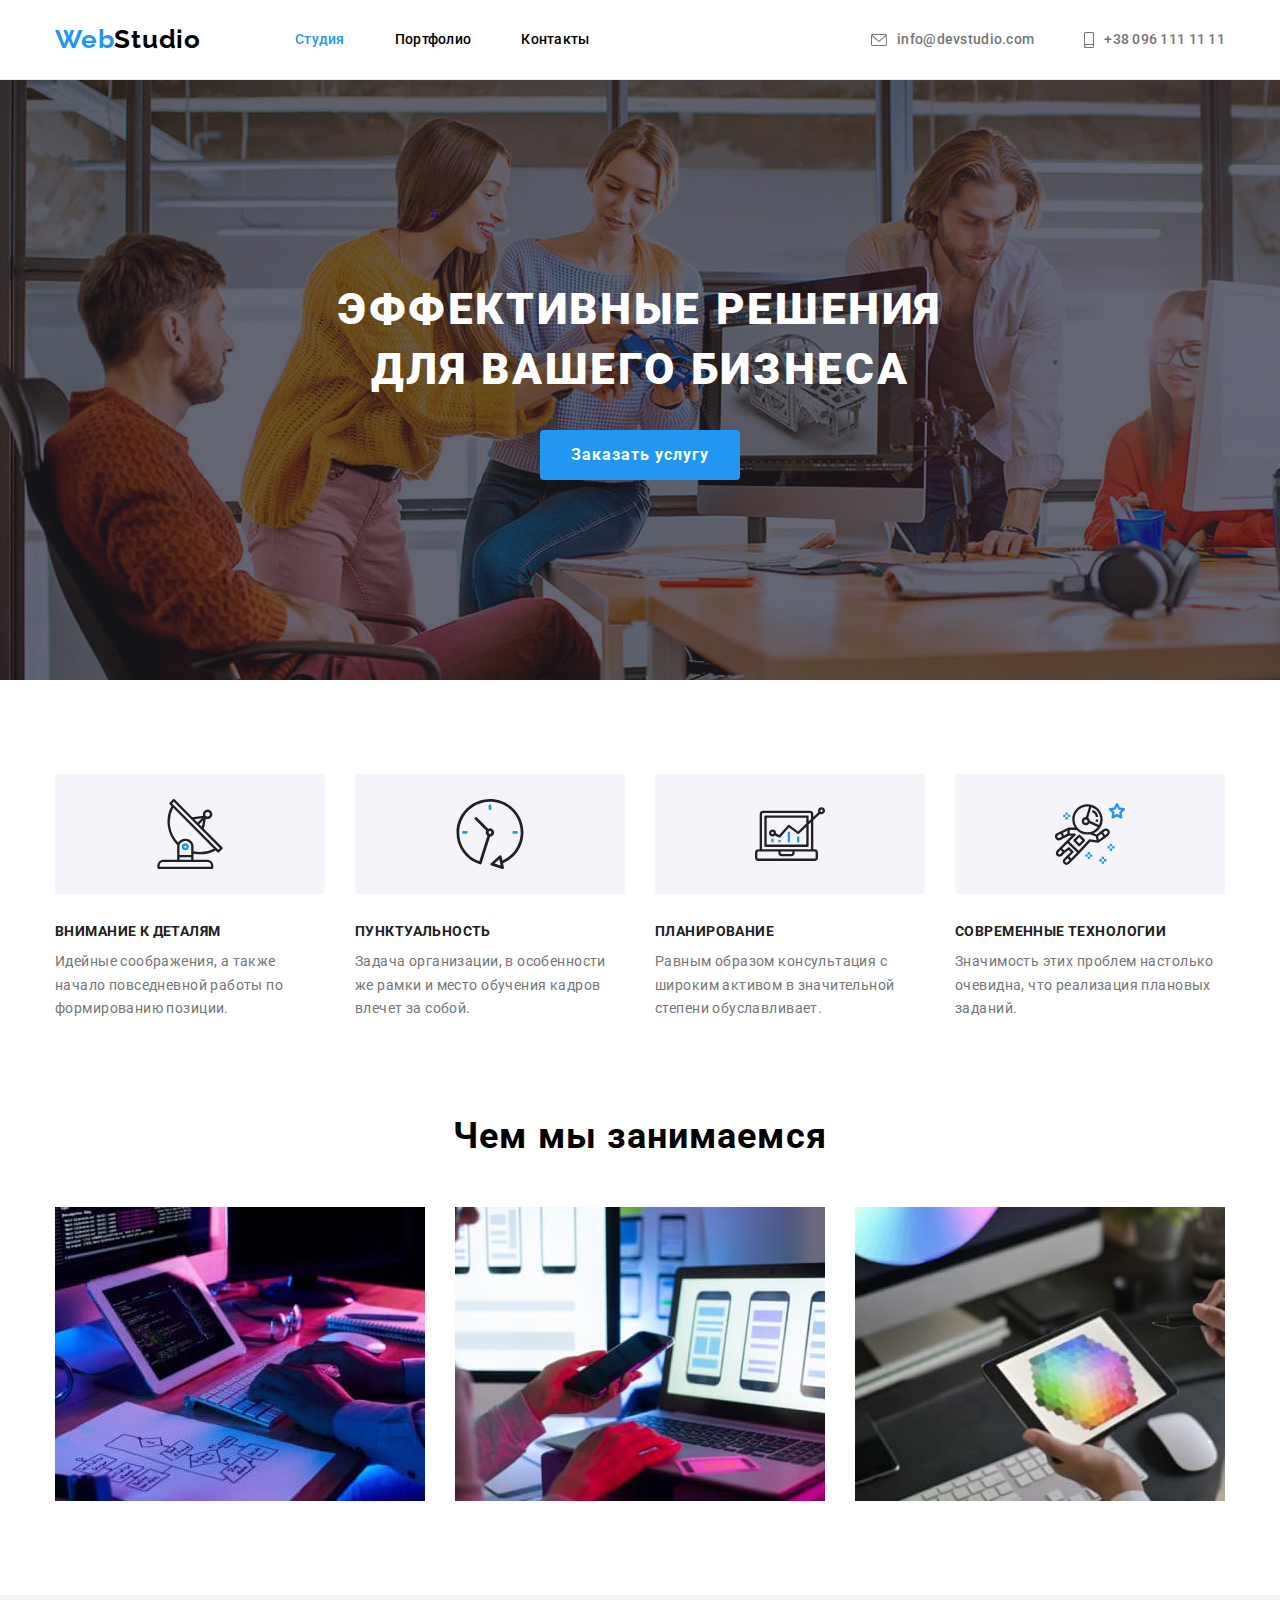
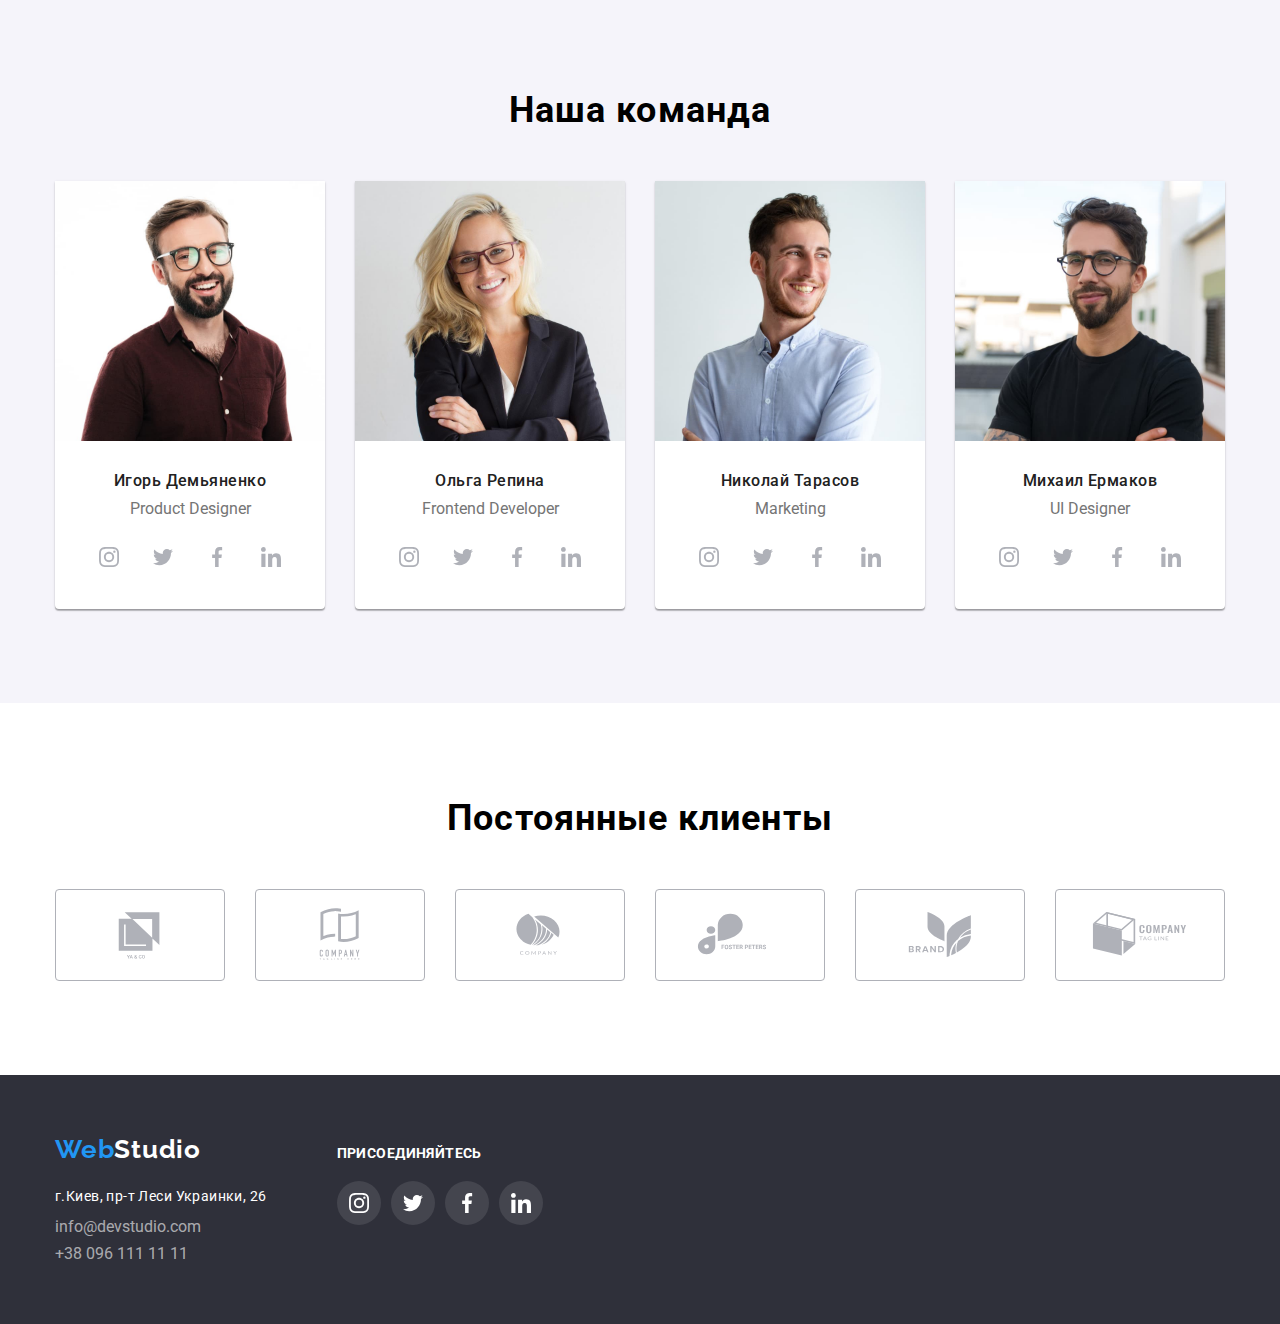
<file: index.html>
<!DOCTYPE html>
<html lang="ru">
  <head>
    <meta charset="UTF-8" />
    <meta http-equiv="X-UA-Compatible" content="IE=edge" />
    <meta name="viewport" content="width=device-width, initial-scale=1.0" />
    <title>WebStudio</title>

    <link
      rel="stylesheet"
      href="https://cdnjs.cloudflare.com/ajax/libs/modern-normalize/1.0.0/modern-normalize.min.css"
    />
    <link rel="stylesheet" href="./css/styles.css" />
    <link rel="preconnect" href="https://fonts.googleapis.com" />
    <link rel="preconnect" href="https://fonts.gstatic.com" crossorigin />
    <link
      href="https://fonts.googleapis.com/css2?family=Raleway:wght@700&family=Roboto:wght@400;500;700;900&display=swap"
      rel="stylesheet"
    />
  </head>
  <body>
    <!--Верхняя линия-->
    <header class="page-header">
      <div class="container header-container">
        <nav class="navigation">
          <a class="logo" href="index.html">Web<span class="logo-black">Studio</span></a>
          <ul class="nav-menu">
            <li class="nav-menu-item">
              <a class="link nav-menu-link current-link" href="index.html">Студия</a>
            </li>
            <li class="nav-menu-item">
              <a class="link nav-menu-link" href="./portfolio.html">Портфолио</a>
            </li>
            <li class="nav-menu-item">
              <a class="link nav-menu-link" href="./contacts.html">Контакты</a>
            </li>
          </ul>
        </nav>
        <ul class="nav-contacts">
          <li class="nav-contacts-link">
            <a class="link email" href="mailto:info@devstudio.com">
              <svg class="icon-email" width="16" height="12">
                <use href="./images/icons/icons.svg#icon-envelope"></use>
              </svg>
              info@devstudio.com</a
            >
          </li>
          <li class="nav-contacts-link">
            <a class="link phone" href="tel:+380961111111">
              <svg class="icon-phone" width="10" height="16">
                <use href="./images/icons/icons.svg#icon-smartphone"></use>
              </svg>
              +38 096 111 11 11</a
            >
          </li>
        </ul>
      </div>
    </header>

    <main>
      <section class="hero">
        <div class="hero-box container">
          <h1 class="hero-title">
            ЭФФЕКТИВНЫЕ РЕШЕНИЯ <br />
            ДЛЯ ВАШЕГО БИЗНЕСА
          </h1>
          <button type="button" class="hero-button">Заказать услугу</button>
        </div>
      </section>

      <!--Особенности-->
      <section class="section features">
        <div class="container">
          <h2 class="visually-hidden" aria-hidden="true" tabindex="-1">Достоинства</h2>

          <ul class="list-features">
            <li class="item-features">
              <div class="icons-area-features">
                <svg class="icon-features" width="70" height="70">
                  <use href="./images/icons/icons.svg#icon-antenna"></use>
                </svg>
              </div>
              <h3 class="title-features-article">Внимание к деталям</h3>
              <p class="text-features">
                Идейные соображения, а также начало повседневной работы по формированию позиции.
              </p>
            </li>
            <li class="item-features">
              <div class="icons-area-features">
                <svg class="icon-features" width="70" height="70">
                  <use href="./images/icons/icons.svg#icon-clock"></use>
                </svg>
              </div>
              <h3 class="title-features-article">Пунктуальность</h3>
              <p class="text-features">
                Задача организации, в особенности же рамки и место обучения кадров влечет за собой.
              </p>
            </li>
            <li class="item-features">
              <div class="icons-area-features">
                <svg class="icon-features" width="70" height="70">
                  <use href="./images/icons/icons.svg#icon-diagram"></use>
                </svg>
              </div>
              <h3 class="title-features-article">Планирование</h3>
              <p class="text-features">
                Равным образом консультация с широким активом в значительной степени обуславливает.
              </p>
            </li>
            <li class="item-features">
              <div class="icons-area-features">
                <svg class="icon-features" width="70" height="70">
                  <use href="./images/icons/icons.svg#icon-astronaut"></use>
                </svg>
              </div>
              <h3 class="title-features-article">Современные технологии</h3>
              <p class="text-features">
                Значимость этих проблем настолько очевидна, что реализация плановых заданий.
              </p>
            </li>
          </ul>
        </div>
      </section>

      <!--Чем мы занимаемся-->
      <section class="section">
        <div class="container">
          <h2 class="title">Чем мы занимаемся</h2>
          <ul class="list-works">
            <li class="item-pic-work">
              <img src="./images/img1.jpg" alt="Web design" width="370" height="294" />
            </li>
            <li class="item-pic-work">
              <img src="./images/img2.jpg" alt="Marketing" width="370" height="294" />
            </li>
            <li class="item-pic-work">
              <img src="./images/img3.jpg" alt="UI/UX design" width="370" height="294" />
            </li>
          </ul>
        </div>
      </section>

      <!--Команда-->
      <section class="section team">
        <div class="container">
          <h2 class="title-team">Наша команда</h2>
          <ul class="list-team">
            <li class="card-team">
              <img
                src="./images/team/product_designer.jpg"
                alt="Product Designer"
                width="270"
                height="260"
              />
              <div class="card-text">
                <h3 class="name-people">Игорь Демьяненко</h3>
                <p>Product Designer</p>
                <ul class="sociallinks-list">
                  <li class="sociallinks-item">
                    <a
                      class="social-links"
                      href="https://www.instagram.com/"
                      target="_blank"
                      rel="noreferrer noopener"
                      aria-label="Instagram"
                    >
                      <svg class="social-icon" width="20" height="20">
                        <use href="./images/icons/icons.svg#icon-instagram"></use>
                      </svg>
                    </a>
                  </li>
                  <li class="sociallinks-item">
                    <a
                      class="social-links"
                      href="https://twitter.com/"
                      target="_blank"
                      rel="noreferrer noopener"
                      aria-label="Twitter"
                    >
                      <svg class="social-icon" width="20" height="20">
                        <use href="./images/icons/icons.svg#icon-twitter"></use>
                      </svg>
                    </a>
                  </li>
                  <li class="sociallinks-item">
                    <a
                      class="social-links"
                      href="https://facebook.com/"
                      target="_blank"
                      rel="noreferrer noopener"
                      aria-label="Facebook"
                    >
                      <svg class="social-icon" width="20" height="20">
                        <use href="./images/icons/icons.svg#icon-facebook"></use>
                      </svg>
                    </a>
                  </li>
                  <li class="sociallinks-item">
                    <a
                      class="social-links"
                      href="https://linkedin.com/"
                      target="_blank"
                      rel="noreferrer noopener"
                      aria-label="LinkedIn"
                    >
                      <svg class="social-icon" width="20" height="20">
                        <use href="./images/icons/icons.svg#icon-linkedin"></use>
                      </svg>
                    </a>
                  </li>
                </ul>
              </div>
            </li>
            <li class="card-team">
              <img
                src="./images/team/frontend_dev.jpg"
                alt="Frontend Developer"
                width="270"
                height="260"
              />
              <div class="card-text">
                <h3 class="name-people">Ольга Репина</h3>
                <p>Frontend Developer</p>
                <ul class="sociallinks-list">
                  <li class="sociallinks-item">
                    <a
                      class="social-links"
                      href="https://www.instagram.com/"
                      target="_blank"
                      rel="noreferrer noopener"
                      aria-label="Instagram"
                    >
                      <svg class="social-icon" width="20" height="20">
                        <use href="./images/icons/icons.svg#icon-instagram"></use>
                      </svg>
                    </a>
                  </li>
                  <li class="sociallinks-item">
                    <a
                      class="social-links"
                      href="https://twitter.com/"
                      target="_blank"
                      rel="noreferrer noopener"
                      aria-label="Twitter"
                    >
                      <svg class="social-icon" width="20" height="20">
                        <use href="./images/icons/icons.svg#icon-twitter"></use>
                      </svg>
                    </a>
                  </li>
                  <li class="sociallinks-item">
                    <a
                      class="social-links"
                      href="https://facebook.com/"
                      target="_blank"
                      rel="noreferrer noopener"
                      aria-label="Facebook"
                    >
                      <svg class="social-icon" width="20" height="20">
                        <use href="./images/icons/icons.svg#icon-facebook"></use>
                      </svg>
                    </a>
                  </li>
                  <li class="sociallinks-item">
                    <a
                      class="social-links"
                      href="https://linkedin.com/"
                      target="_blank"
                      rel="noreferrer noopener"
                      aria-label="LinkedIn"
                    >
                      <svg class="social-icon" width="20" height="20">
                        <use href="./images/icons/icons.svg#icon-linkedin"></use>
                      </svg>
                    </a>
                  </li>
                </ul>
              </div>
            </li>
            <li class="card-team">
              <img src="./images/team/marketing.jpg" alt="Marketing" width="270" height="260" />
              <div class="card-text">
                <h3 class="name-people">Николай Тарасов</h3>
                <p>Marketing</p>
                <ul class="sociallinks-list">
                  <li class="sociallinks-item">
                    <a
                      class="social-links"
                      href="https://www.instagram.com/"
                      target="_blank"
                      rel="noreferrer noopener"
                      aria-label="Instagram"
                    >
                      <svg class="social-icon" width="20" height="20">
                        <use href="./images/icons/icons.svg#icon-instagram"></use>
                      </svg>
                    </a>
                  </li>
                  <li class="sociallinks-item">
                    <a
                      class="social-links"
                      href="https://twitter.com/"
                      target="_blank"
                      rel="noreferrer noopener"
                      aria-label="Twitter"
                    >
                      <svg class="social-icon" width="20" height="20">
                        <use href="./images/icons/icons.svg#icon-twitter"></use>
                      </svg>
                    </a>
                  </li>
                  <li class="sociallinks-item">
                    <a
                      class="social-links"
                      href="https://facebook.com/"
                      target="_blank"
                      rel="noreferrer noopener"
                      aria-label="Facebook"
                    >
                      <svg class="social-icon" width="20" height="20">
                        <use href="./images/icons/icons.svg#icon-facebook"></use>
                      </svg>
                    </a>
                  </li>
                  <li class="sociallinks-item">
                    <a
                      class="social-links"
                      href="https://linkedin.com/"
                      target="_blank"
                      rel="noreferrer noopener"
                      aria-label="LinkedIn"
                    >
                      <svg class="social-icon" width="20" height="20">
                        <use href="./images/icons/icons.svg#icon-linkedin"></use>
                      </svg>
                    </a>
                  </li>
                </ul>
              </div>
            </li>
            <li class="card-team">
              <img src="./images/team/ui_designer.jpg" alt="UI Designer" width="270" height="260" />
              <div class="card-text">
                <h3 class="name-people">Михаил Ермаков</h3>
                <p>UI Designer</p>
                <ul class="sociallinks-list">
                  <li class="sociallinks-item">
                    <a
                      class="social-links"
                      href="https://www.instagram.com/"
                      target="_blank"
                      rel="noreferrer noopener"
                      aria-label="Instagram"
                    >
                      <svg class="social-icon" width="20" height="20">
                        <use href="./images/icons/icons.svg#icon-instagram"></use>
                      </svg>
                    </a>
                  </li>
                  <li class="sociallinks-item">
                    <a
                      class="social-links"
                      href="https://twitter.com/"
                      target="_blank"
                      rel="noreferrer noopener"
                      aria-label="Twitter"
                    >
                      <svg class="social-icon" width="20" height="20">
                        <use href="./images/icons/icons.svg#icon-twitter"></use>
                      </svg>
                    </a>
                  </li>
                  <li class="sociallinks-item">
                    <a
                      class="social-links"
                      href="https://facebook.com/"
                      target="_blank"
                      rel="noreferrer noopener"
                      aria-label="Facebook"
                    >
                      <svg class="social-icon" width="20" height="20">
                        <use href="./images/icons/icons.svg#icon-facebook"></use>
                      </svg>
                    </a>
                  </li>
                  <li class="sociallinks-item">
                    <a
                      class="social-links"
                      href="https://linkedin.com/"
                      target="_blank"
                      rel="noreferrer noopener"
                      aria-label="LinkedIn"
                    >
                      <svg class="social-icon" width="20" height="20">
                        <use href="./images/icons/icons.svg#icon-linkedin"></use>
                      </svg>
                    </a>
                  </li>
                </ul>
              </div>
            </li>
          </ul>
        </div>
      </section>

      <!--  Постоянные клиенты -->

      <section class="section clients">
        <div class="container">
          <h2 class="title-team">Постоянные клиенты</h2>
          <ul class="list-clients-link">
            <li class="item-client-link">
              <a class="icon-client-link" href="">
                <svg class="icon-client" width="106" height="60">
                  <use href="./images/icons/icons.svg#icon-logo"></use>
                </svg>
              </a>
            </li>
            <li class="item-client-link">
              <a class="icon-client-link" href="">
                <svg class="icon-client" width="106" height="60">
                  <use href="./images/icons/icons.svg#icon-logo-1"></use>
                </svg>
              </a>
            </li>
            <li class="item-client-link">
              <a class="icon-client-link" href="">
                <svg class="icon-client" width="106" height="60">
                  <use href="./images/icons/icons.svg#icon-logo-2"></use>
                </svg>
              </a>
            </li>
            <li class="item-client-link">
              <a class="icon-client-link" href="">
                <svg class="icon-client" width="106" height="60">
                  <use href="./images/icons/icons.svg#icon-logo-3"></use>
                </svg>
              </a>
            </li>
            <li class="item-client-link">
              <a class="icon-client-link" href="">
                <svg class="icon-client" width="106" height="60">
                  <use href="./images/icons/icons.svg#icon-logo-4"></use>
                </svg>
              </a>
            </li>
            <li class="item-client-link">
              <a class="icon-client-link" href="">
                <svg class="icon-client" width="106" height="60">
                  <use href="./images/icons/icons.svg#icon-logo-5"></use>
                </svg>
              </a>
            </li>
          </ul>
        </div>
      </section>
    </main>
    <!--Футер-->
    <footer class="footer-section">
      <div class="container footer">
        <!-- div для Лого и контактов  -->
        <div class="footer-contacts">
          <a href="index.html" class="footer-logo">Web<span class="logo-white">Studio</span></a>
          <address>
            <ul class="footer-contacts-list">
              <li class="footer-contacts-item">
                <a
                  href="https://www.google.com/maps/d/embed?mid=10uSM3H-mIU3GznYo2szRIEphczw&hl=en_US&ehbc=2E312F"
                  class="link-address"
                  >г.Киев, пр-т Леси Украинки, 26</a
                >
              </li>
              <li class="footer-contacts-item">
                <a href="mailto:info@devstudio.com" class="link-footer">info@devstudio.com</a>
              </li>
              <li class="footer-contacts-item">
                <a href="tel:+380961111111" class="link-footer">+38 096 111 11 11</a>
              </li>
            </ul>
          </address>
        </div>

        <!-- div для ссылок на соц.сети -->
        <div class="footer-sociallinks">
          <h3 class="title-footer-sociallinks">Присоединяйтесь</h3>
          <ul class="sociallinks-list">
            <li class="sociallinks-item">
              <a
                class="social-links-footer"
                href="https://www.instagram.com/"
                target="_blank"
                rel="noreferrer noopener"
                aria-label="Instagram"
              >
                <svg class="social-icon-footer" width="20" height="20">
                  <use href="./images/icons/icons.svg#icon-instagram"></use>
                </svg>
              </a>
            </li>
            <li class="sociallinks-item">
              <a
                class="social-links-footer"
                href="https://twitter.com/"
                target="_blank"
                rel="noreferrer noopener"
                aria-label="Twitter"
              >
                <svg class="social-icon-footer" width="20" height="20">
                  <use href="./images/icons/icons.svg#icon-twitter"></use>
                </svg>
              </a>
            </li>
            <li class="sociallinks-item">
              <a
                class="social-links-footer"
                href="https://facebook.com/"
                target="_blank"
                rel="noreferrer noopener"
                aria-label="Facebook"
              >
                <svg class="social-icon-footer" width="20" height="20">
                  <use href="./images/icons/icons.svg#icon-facebook"></use>
                </svg>
              </a>
            </li>
            <li class="sociallinks-item">
              <a
                class="social-links-footer"
                href="https://linkedin.com/"
                target="_blank"
                rel="noreferrer noopener"
                aria-label="LinkedIn"
              >
                <svg class="social-icon-footer" width="20" height="20">
                  <use href="./images/icons/icons.svg#icon-linkedin"></use>
                </svg>
              </a>
            </li>
          </ul>
        </div>
      </div>
    </footer>
  </body>
</html>
</file>
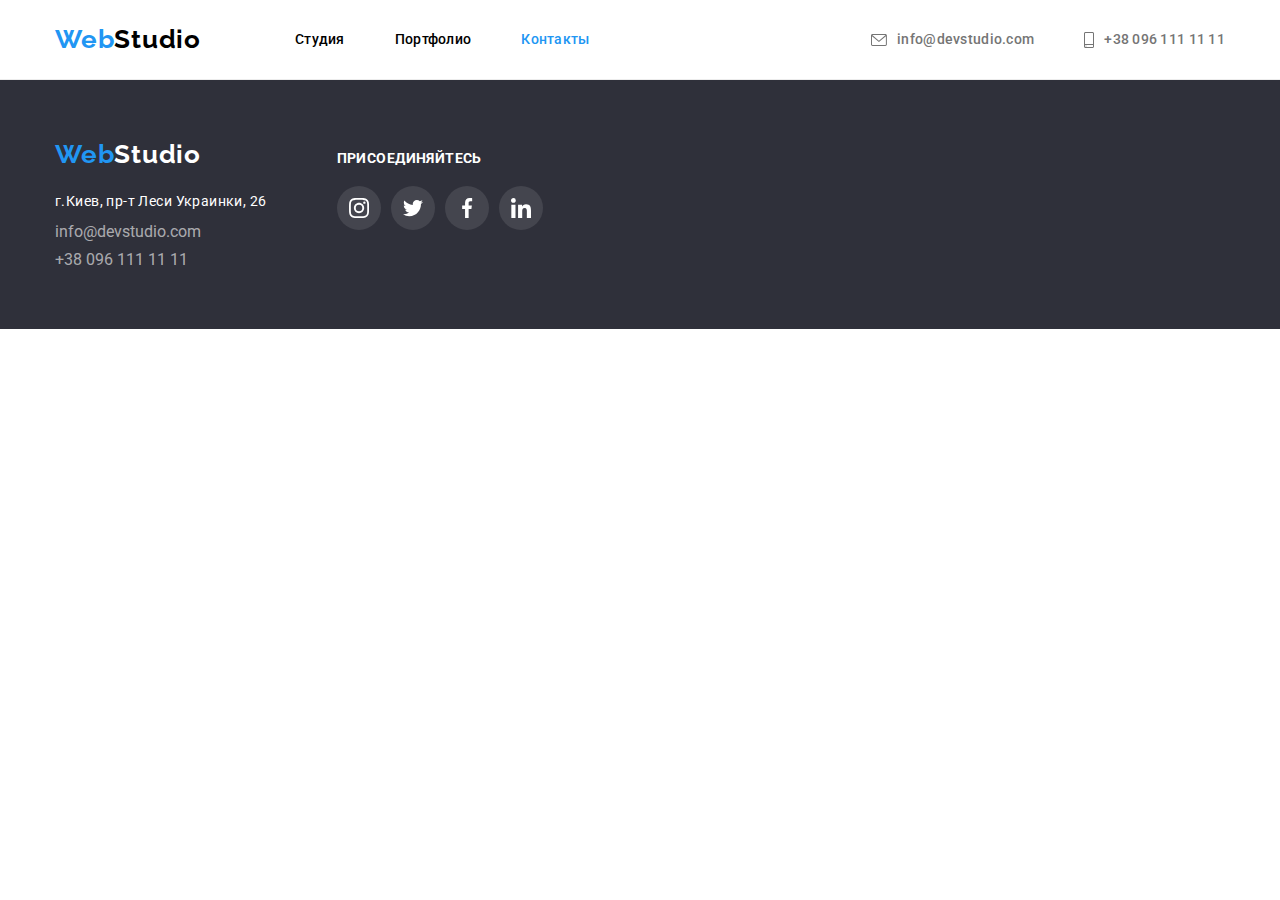
<file: contacts.html>
<!DOCTYPE html>
<html lang="ru">
  <head>
    <meta charset="UTF-8" />
    <meta http-equiv="X-UA-Compatible" content="IE=edge" />
    <meta name="viewport" content="width=device-width, initial-scale=1.0" />
    <title>WebStudio</title>

    <link
      rel="stylesheet"
      href="https://cdnjs.cloudflare.com/ajax/libs/modern-normalize/1.0.0/modern-normalize.min.css"
    />
    <link rel="stylesheet" href="./css/styles.css" />
    <link rel="preconnect" href="https://fonts.googleapis.com" />
    <link rel="preconnect" href="https://fonts.gstatic.com" crossorigin />
    <link
      href="https://fonts.googleapis.com/css2?family=Raleway:wght@700&family=Roboto:wght@400;500;700;900&display=swap"
      rel="stylesheet"
    />
  </head>

  <body>
    <!--Верхняя линия-->
    <header class="page-header">
      <div class="container header-container">
        <nav class="navigation">
          <a class="logo" href="index.html">Web<span class="logo-black">Studio</span></a>
          <ul class="nav-menu">
            <li class="nav-menu-item">
              <a class="link nav-menu-link" href="index.html">Студия</a>
            </li>
            <li class="nav-menu-item">
              <a class="link nav-menu-link" href="./portfolio.html">Портфолио</a>
            </li>
            <li class="nav-menu-item">
              <a class="link nav-menu-link current-link" href="./contacts.html">Контакты</a>
            </li>
          </ul>
        </nav>
        <ul class="nav-contacts">
          <li class="nav-contacts-link">
            <a class="link email" href="mailto:info@devstudio.com">
              <svg class="icon-email" width="16" height="12">
                <use href="./images/icons/icons.svg#icon-envelope"></use>
              </svg>
              info@devstudio.com</a
            >
          </li>
          <li class="nav-contacts-link">
            <a class="link phone" href="tel:+380961111111">
              <svg class="icon-phone" width="10" height="16">
                <use href="./images/icons/icons.svg#icon-smartphone"></use>
              </svg>
              +38 096 111 11 11</a
            >
          </li>
        </ul>
      </div>
    </header>

    <!-- main -->
    <!-- <main>
      <section class="container">
        <p>Контакты</p>
      </section>
    </main> -->

    <!-- footer -->
    <footer class="footer-section">
      <div class="container footer">
        <!-- div для Лого и контактов  -->
        <div class="footer-contacts">
          <a href="index.html" class="footer-logo">Web<span class="logo-white">Studio</span></a>
          <address>
            <ul class="footer-contacts-list">
              <li class="footer-contacts-item">
                <a
                  href="https://www.google.com/maps/d/embed?mid=10uSM3H-mIU3GznYo2szRIEphczw&hl=en_US&ehbc=2E312F"
                  class="link-address"
                  >г.Киев, пр-т Леси Украинки, 26</a
                >
              </li>
              <li class="footer-contacts-item">
                <a href="mailto:info@devstudio.com" class="link-footer">info@devstudio.com</a>
              </li>
              <li class="footer-contacts-item">
                <a href="tel:+380961111111" class="link-footer">+38 096 111 11 11</a>
              </li>
            </ul>
          </address>
        </div>

        <!-- div для ссылок на соц.сети -->
        <div class="footer-sociallinks">
          <h3 class="title-footer-sociallinks">Присоединяйтесь</h3>
          <ul class="sociallinks-list">
            <li class="sociallinks-item">
              <a
                class="social-links-footer"
                href="https://www.instagram.com/"
                target="_blank"
                rel="noreferrer noopener"
                aria-label="Instagram"
              >
                <svg class="social-icon-footer" width="20" height="20">
                  <use href="./images/icons/icons.svg#icon-instagram"></use>
                </svg>
              </a>
            </li>
            <li class="sociallinks-item">
              <a
                class="social-links-footer"
                href="https://twitter.com/"
                target="_blank"
                rel="noreferrer noopener"
                aria-label="Twitter"
              >
                <svg class="social-icon-footer" width="20" height="20">
                  <use href="./images/icons/icons.svg#icon-twitter"></use>
                </svg>
              </a>
            </li>
            <li class="sociallinks-item">
              <a
                class="social-links-footer"
                href="https://facebook.com/"
                target="_blank"
                rel="noreferrer noopener"
                aria-label="Facebook"
              >
                <svg class="social-icon-footer" width="20" height="20">
                  <use href="./images/icons/icons.svg#icon-facebook"></use>
                </svg>
              </a>
            </li>
            <li class="sociallinks-item">
              <a
                class="social-links-footer"
                href="https://linkedin.com/"
                target="_blank"
                rel="noreferrer noopener"
                aria-label="LinkedIn"
              >
                <svg class="social-icon-footer" width="20" height="20">
                  <use href="./images/icons/icons.svg#icon-linkedin"></use>
                </svg>
              </a>
            </li>
          </ul>
        </div>
      </div>
    </footer>
  </body>
</html>
</file>
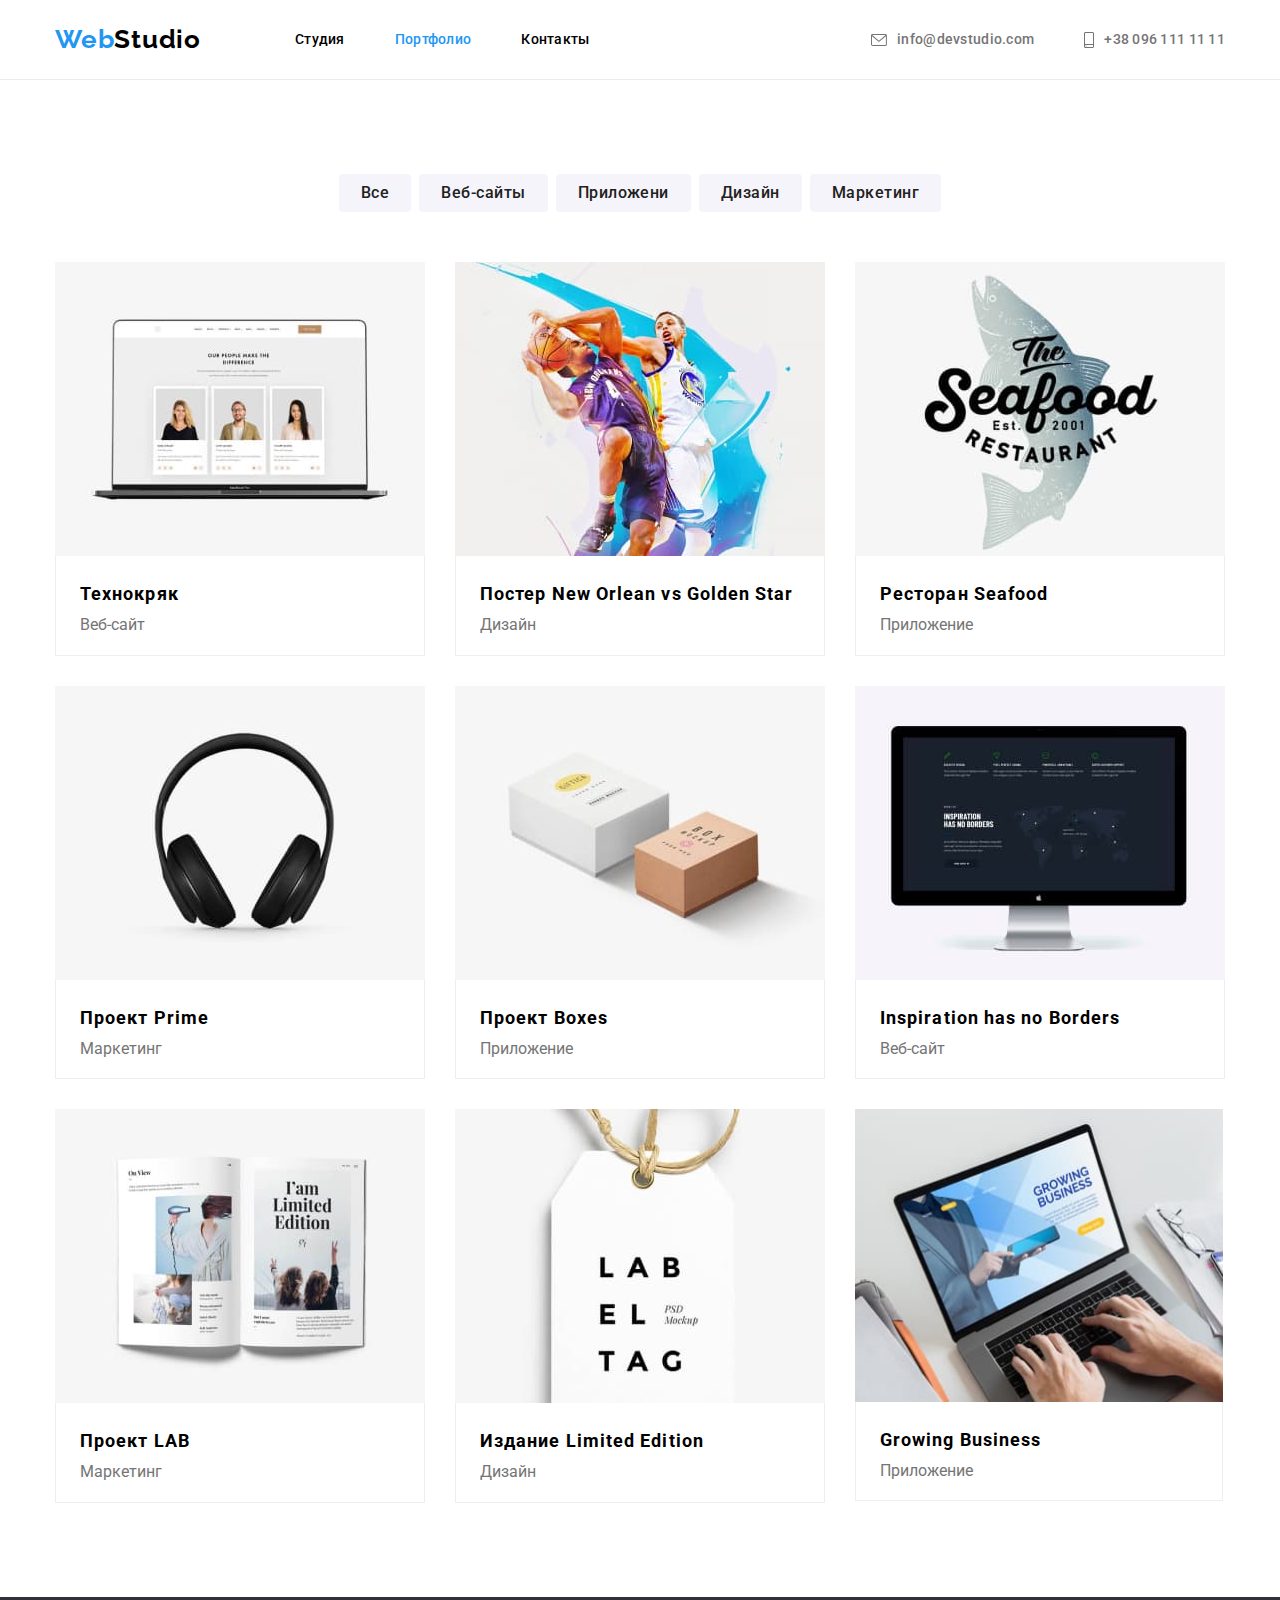
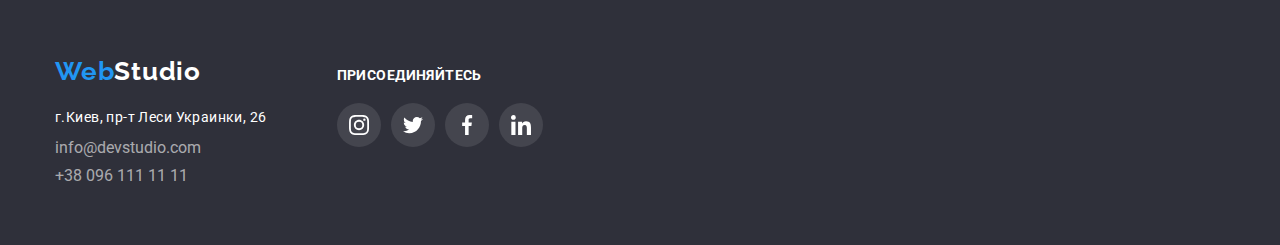
<file: portfolio.html>
<!DOCTYPE html>
<html lang="ru">
  <head>
    <meta charset="UTF-8" />
    <meta http-equiv="X-UA-Compatible" content="IE=edge" />
    <meta name="viewport" content="width=device-width, initial-scale=1.0" />
    <title>WebStudio</title>

    <link
      rel="stylesheet"
      href="https://cdnjs.cloudflare.com/ajax/libs/modern-normalize/1.0.0/modern-normalize.min.css"
    />
    <link rel="stylesheet" href="./css/styles.css" />
    <link rel="preconnect" href="https://fonts.googleapis.com" />
    <link rel="preconnect" href="https://fonts.gstatic.com" crossorigin />
    <link
      href="https://fonts.googleapis.com/css2?family=Raleway:wght@700&family=Roboto:wght@400;500;700;900&display=swap"
      rel="stylesheet"
    />
  </head>

  <body>
    <!--Верхняя линия-->
    <header class="page-header">
      <div class="container header-container">
        <nav class="navigation">
          <a class="logo" href="index.html">Web<span class="logo-black">Studio</span></a>
          <ul class="nav-menu">
            <li class="nav-menu-item">
              <a class="link nav-menu-link" href="index.html">Студия</a>
            </li>
            <li class="nav-menu-item">
              <a class="link nav-menu-link current-link" href="./portfolio.html">Портфолио</a>
            </li>
            <li class="nav-menu-item">
              <a class="link nav-menu-link" href="./contacts.html">Контакты</a>
            </li>
          </ul>
        </nav>
        <ul class="nav-contacts">
          <li class="nav-contacts-link">
            <a class="link email" href="mailto:info@devstudio.com">
              <svg class="icon-email" width="16" height="12">
                <use href="./images/icons/icons.svg#icon-envelope"></use>
              </svg>
              info@devstudio.com</a
            >
          </li>
          <li class="nav-contacts-link">
            <a class="link phone" href="tel:+380961111111">
              <svg class="icon-phone" width="10" height="16">
                <use href="./images/icons/icons.svg#icon-smartphone"></use>
              </svg>
              +38 096 111 11 11</a
            >
          </li>
        </ul>
      </div>
    </header>

    <!-- main -->
    <main>
      <section class="portfolio-section">
        <div class="container">
          <h1 class="visually-hidden" aria-hidden="true" tabindex="-1">Фильтр портфолио</h1>
          <ul class="list-buttons">
            <li class="item-buttons">
              <button type="button" class="button-filter">Все</button>
            </li>
            <li class="item-buttons">
              <button type="button" class="button-filter">Веб-сайты</button>
            </li>
            <li class="item-buttons">
              <button type="button" class="button-filter">Приложени</button>
            </li>
            <li class="item-buttons">
              <button type="button" class="button-filter">Дизайн</button>
            </li>
            <li class="item-buttons">
              <button type="button" class="button-filter">Маркетинг</button>
            </li>
          </ul>

          <ul class="list-card-project">
            <li class="card-project">
              <a class="card-project-link" href="http://" target="_blank" rel="noopener noreferrer">
                <img
                  src="./images/works/project1.jpg"
                  alt="Проект веб-сайта"
                  width="370"
                  height="294"
                />
                <div class="card-container">
                  <h2 class="item-card-project">Технокряк</h2>
                  <p>Веб-сайт</p>
                </div>
              </a>
            </li>
            <li class="card-project">
              <a class="card-project-link" href="http://" target="_blank" rel="noopener noreferrer">
                <img src="./images/works/project2.jpg" alt="" width="370" height="294" />
                <div class="card-container">
                  <h2 class="item-card-project">Постер New Orlean vs Golden Star</h2>
                  <p>Дизайн</p>
                </div>
              </a>
            </li>
            <li class="card-project">
              <a class="card-project-link" href="http://" target="_blank" rel="noopener noreferrer">
                <img src="./images/works/project3.jpg" alt="" width="370" height="294" />
                <div class="card-container">
                  <h2 class="item-card-project">Ресторан Seafood</h2>
                  <p>Приложение</p>
                </div>
              </a>
            </li>
            <li class="card-project">
              <a class="card-project-link" href="http://" target="_blank" rel="noopener noreferrer">
                <img src="./images/works/project4.jpg" alt="" width="370" height="294" />
                <div class="card-container">
                  <h2 class="item-card-project">Проект Prime</h2>
                  <p>Маркетинг</p>
                </div>
              </a>
            </li>
            <li class="card-project">
              <a class="card-project-link" href="http://" target="_blank" rel="noopener noreferrer">
                <img src="./images/works/project5.jpg" alt="" width="370" height="294" />
                <div class="card-container">
                  <h2 class="item-card-project">Проект Boxes</h2>
                  <p>Приложение</p>
                </div>
              </a>
            </li>
            <li class="card-project">
              <a class="card-project-link" href="http://" target="_blank" rel="noopener noreferrer">
                <img src="./images/works/project6.jpg" alt="" width="370" height="294" />
                <div class="card-container">
                  <h2 class="item-card-project">Inspiration has no Borders</h2>
                  <p>Веб-сайт</p>
                </div>
              </a>
            </li>
            <li class="card-project">
              <a class="card-project-link" href="http://" target="_blank" rel="noopener noreferrer">
                <img src="./images/works/project7.jpg" alt="" width="370" height="294" />
                <div class="card-container">
                  <h2 class="item-card-project">Проект LAB</h2>
                  <p>Маркетинг</p>
                </div>
              </a>
            </li>
            <li class="card-project">
              <a class="card-project-link" href="http://" target="_blank" rel="noopener noreferrer">
                <img src="./images/works/project8.jpg" alt="" width="370" height="294" />
                <div class="card-container">
                  <h2 class="item-card-project">Издание Limited Edition</h2>
                  <p>Дизайн</p>
                </div>
              </a>
            </li>
            <li class="card-project">
              <a class="card-project-link" href="http://" target="_blank" rel="noopener noreferrer">
                <img src="./images/works/project9.jpg" alt="" width="368" height="294" />
                <div class="card-container">
                  <h2 class="item-card-project">Growing Business</h2>
                  <p>Приложение</p>
                </div>
              </a>
            </li>
          </ul>
        </div>
      </section>
    </main>

    <!-- footer -->
    <footer class="footer-section">
      <div class="container footer">
        <!-- div для Лого и контактов  -->
        <div class="footer-contacts">
          <a href="index.html" class="footer-logo">Web<span class="logo-white">Studio</span></a>
          <address>
            <ul class="footer-contacts-list">
              <li class="footer-contacts-item">
                <a
                  href="https://www.google.com/maps/d/embed?mid=10uSM3H-mIU3GznYo2szRIEphczw&hl=en_US&ehbc=2E312F"
                  class="link-address"
                  >г.Киев, пр-т Леси Украинки, 26</a
                >
              </li>
              <li class="footer-contacts-item">
                <a href="mailto:info@devstudio.com" class="link-footer">info@devstudio.com</a>
              </li>
              <li class="footer-contacts-item">
                <a href="tel:+380961111111" class="link-footer">+38 096 111 11 11</a>
              </li>
            </ul>
          </address>
        </div>

        <!-- div для ссылок на соц.сети -->
        <div class="footer-sociallinks">
          <h3 class="title-footer-sociallinks">Присоединяйтесь</h3>
          <ul class="sociallinks-list">
            <li class="sociallinks-item">
              <a
                class="social-links-footer"
                href="https://www.instagram.com/"
                target="_blank"
                rel="noreferrer noopener"
                aria-label="Instagram"
              >
                <svg class="social-icon-footer" width="20" height="20">
                  <use href="./images/icons/icons.svg#icon-instagram"></use>
                </svg>
              </a>
            </li>
            <li class="sociallinks-item">
              <a
                class="social-links-footer"
                href="https://twitter.com/"
                target="_blank"
                rel="noreferrer noopener"
                aria-label="Twitter"
              >
                <svg class="social-icon-footer" width="20" height="20">
                  <use href="./images/icons/icons.svg#icon-twitter"></use>
                </svg>
              </a>
            </li>
            <li class="sociallinks-item">
              <a
                class="social-links-footer"
                href="https://facebook.com/"
                target="_blank"
                rel="noreferrer noopener"
                aria-label="Facebook"
              >
                <svg class="social-icon-footer" width="20" height="20">
                  <use href="./images/icons/icons.svg#icon-facebook"></use>
                </svg>
              </a>
            </li>
            <li class="sociallinks-item">
              <a
                class="social-links-footer"
                href="https://linkedin.com/"
                target="_blank"
                rel="noreferrer noopener"
                aria-label="LinkedIn"
              >
                <svg class="social-icon-footer" width="20" height="20">
                  <use href="./images/icons/icons.svg#icon-linkedin"></use>
                </svg>
              </a>
            </li>
          </ul>
        </div>
      </div>
    </footer>
  </body>
</html>
</file>
<file: css/styles.css>
:root {
  --primary-text: #757575;
  --title-text: #212121;
  --accent-logo: #2196f3;
  --primary-bg: #ffffff;
  --title-logo: #000000;
  --footer-logo: #ffffff;
  --hero-bg-color: #c4c4c4;
  --footer-bg: #2f303a;
  --team-section-bg: #f5f4fa;
  --footer-contacts-color: rgba(255, 255, 255, 0.6);
  --primary-social-link-color: #afb1b8;
  --accent-social-link-color: #ffffff;

  --items-number: 3;
  --indent: 30px;
}

h1,
h2,
h3,
h4,
p,
ul {
  margin: 0;
  padding-inline-start: 0px;
}

img {
  display: block;
  max-width: 100%;
  height: auto;
}

body {
  font-family: 'Roboto', sans-serif;
  color: var(--primary-text);
  margin: 0px;
}

.page-header {
  background-color: var(--primary-bg);
  border-bottom: 1px solid #ececec;
}

.container {
  margin: 0px auto;
  padding: 0px 15px;
  width: 1200px;
}

.header-container {
  display: flex;
  align-items: center;
}

/* Main properties Logo */
.logo {
  font-family: 'Raleway';
  font-weight: 700;
  font-size: 26px;
  letter-spacing: 0.03em;
  color: var(--accent-logo);
  text-decoration: none;
  margin-right: 94px;
}

/* Color Logo in Header */
.logo-black {
  color: var(--title-logo);
}

/* Orientation elements inside Header */
.navigation {
  display: flex;
  flex-direction: row;
  align-items: center;
}

/* styles for all links */
.link {
  list-style-type: none;
  text-decoration: none;
  color: var(--title-logo);
}

.link:hover,
.link:focus {
  color: var(--accent-logo);
}

.current-link {
  color: var(--accent-logo);
}

/* Orientation elements inside nav-menu */
.nav-menu {
  display: flex;
  list-style-type: none;
  text-decoration: none;
  font-weight: 500;
  font-size: 14px;
  line-height: 1.1;
  letter-spacing: 0.02em;
  padding-left: 0;
  margin: 0px;
}

.nav-menu-item:not(:last-child) {
  margin-right: 50px;
}

.nav-menu-link {
  display: block;
  padding-top: 32px;
  padding-bottom: 32px;
}

/* Orientation elements inside nav-contacts */
.nav-contacts {
  display: flex;
  align-items: center;
  list-style-type: none;
  text-decoration: none;
  font-weight: 500;
  font-size: 14px;
  line-height: 1.1;
  letter-spacing: 0.02em;
  margin-left: auto;
}

.nav-contacts-link {
  display: flex;
  align-items: center;
}

.link.email,
.link.phone {
  display: flex;
  align-items: center;
  color: var(--primary-text);
}

.icon-email,
.icon-phone {
  fill: currentColor;
  margin-right: 10px;
}

.nav-contacts-link:not(:last-child) {
  margin-right: 50px;
}

.link.email:hover,
.link.email:focus,
.link.phone:hover,
.link.phone:focus {
  color: var(--accent-logo);
}

.link.email:hover > .icon-email,
.link.phone:hover > .icon-phone {
  fill: var(--accent-logo);
}

/* styles for MAIN */

.hero {
  background-color: var(--hero-bg-color);
  background-image: linear-gradient(to bottom, rgba(47, 48, 58, 0.4), rgba(47, 48, 58, 0.4)),
    url(../images/hero-image.jpg);
  background-repeat: no-repeat;
  background-size: cover;
  max-width: 1600px;
  margin: auto;
  padding-top: 200px;
  padding-bottom: 200px;
}

.hero-box {
  display: block;
}

.hero-title {
  width: 696px;
  height: 120px;
  font-weight: 900;
  font-size: 44px;
  line-height: 1.36;
  text-align: center;
  letter-spacing: 0.06em;
  text-transform: uppercase;
  color: var(--footer-logo);

  margin: auto;
  margin-bottom: 30px;
}

.hero-button {
  display: block;
  width: 200px;
  height: 50px;
  margin: auto;
  background-color: var(--accent-logo);
  color: var(--footer-logo);
  border-radius: 4px;
  font-family: inherit;
  font-weight: 700;
  font-size: 16px;
  line-height: 1.875;
  letter-spacing: 0.06em;
  border: 0px;
}

/* Section "Features" */

.features {
  padding-top: 94px;
}

.section {
  padding-bottom: 94px;
}

.visually-hidden {
  position: absolute;
  white-space: nowrap;
  width: 1px;
  height: 1px;
  overflow: hidden;
  border: 0;
  padding: 0;
  clip: rect(0 0 0 0);
  clip-path: inset(50%);
  margin: -1px;
}

.list-features {
  list-style-type: none;
  display: flex;
  flex-direction: row;
  padding-left: 0px;
}

/* .item-features {
  display: block;
} */

.icons-area-features {
  display: flex;
  justify-content: center;
  background-color: var(--team-section-bg);
  border-radius: 4px;
  width: 270px;
  height: 120px;
  margin-bottom: 30px;
  align-items: center;
}

.item-features:not(:last-child) {
  margin-right: 30px;
}

.title-features-article {
  color: var(--title-text);
  font-weight: 700;
  font-size: 14px;
  line-height: 1.1;
  letter-spacing: 0.03em;
  text-transform: uppercase;
  margin-bottom: 10px;
}

.text-features {
  font-size: 14px;
  line-height: 1.7;
  letter-spacing: 0.03em;
}

/* Styles for section Works */

.title {
  font-weight: 700;
  font-size: 36px;
  line-height: 1.17;
  text-align: center;
  letter-spacing: 0.03em;
  color: var(--title-logo);
  margin-bottom: 50px;
}

.list-works {
  list-style-type: none;
  display: flex;
  flex-direction: row;
  padding-left: 0px;
}

.item-pic-work:not(:last-child) {
  margin-right: 30px;
}

/* styles for Team */

.team {
  background-color: var(--team-section-bg);
  padding-top: 94px;
}

.title-team {
  font-weight: 700;
  font-size: 36px;
  line-height: 1.17;
  text-align: center;
  letter-spacing: 0.03em;
  color: var(--title-logo);
  margin-bottom: 50px;
  margin-top: 0px;
}

.list-team {
  list-style-type: none;
  display: flex;
  flex-direction: row;
  padding-left: 0px;
}

.card-team {
  background-color: var(--primary-bg);

  box-shadow: 0px 1px 3px rgba(0, 0, 0, 0.12), 0px 1px 1px rgba(0, 0, 0, 0.14),
    0px 2px 1px rgba(0, 0, 0, 0.2);
  border-radius: 0px 0px 4px 4px;
}

.card-team:not(:last-child) {
  margin-right: 30px;
}

.name-people {
  font-weight: 500;
  font-size: 16px;
  line-height: 1.1875;
  text-align: center;
  letter-spacing: 0.03em;
  color: var(--title-text);
  margin-bottom: 10px;
}

.card-text {
  padding-top: 30px;
  padding-bottom: 30px;
  text-align: center;
}

.card-text > p {
  margin-bottom: 16px;
}

.sociallinks-list {
  display: flex;
  justify-content: center;
  list-style: none;
}

.sociallinks-item:not(:last-child) {
  margin-right: 10px;
}

.social-links {
  display: flex;
  background-color: #ffffff;
  border-radius: 50%;
  width: 44px;
  height: 44px;
  justify-content: center;
  align-items: center;
}

.social-icon {
  fill: var(--primary-social-link-color);
}

.social-links:hover,
.social-links:focus {
  background-color: var(--accent-logo);
}

.social-links:hover > .social-icon,
.social-links:focus > .social-icon {
  fill: var(--accent-social-link-color);
}

/* Styles for Section of clients */

.clients {
  background-color: var(--primary-bg);
  padding-top: 94px;
  padding-bottom: 94px;
}

.list-clients-link {
  list-style: none;
  display: flex;
  justify-content: center;
  align-items: center;
}

.item-client-link {
  display: flex;
}

.item-client-link:not(:last-child) {
  margin-right: 30px;
}

.icon-client-link {
  display: flex;
  width: 170px;
  height: 92px;
  border: 1px solid var(--primary-social-link-color);
  border-radius: 4px;
  justify-content: center;
  align-items: center;
}

.icon-client {
  fill: var(--primary-social-link-color);
}

.icon-client-link:hover,
.icon-client-link:focus {
  border-color: var(--accent-logo);
}

.icon-client-link:hover > .icon-client,
.icon-client-link:focus > .icon-client {
  fill: var(--accent-logo);
}

/*--------- styles for Footer */

.footer-section {
  background-color: var(--footer-bg);
  padding-top: 60px;
  padding-bottom: 60px;
}

.footer-logo {
  display: block;
  font-family: 'Raleway';
  font-weight: 700;
  font-size: 26px;
  letter-spacing: 0.03em;
  color: var(--accent-logo);
  text-decoration: none;
  margin-bottom: 20px;
}

.footer-contacts {
  margin-right: 70px;
}

/* Color Logo in Footer */
.logo-white {
  color: var(--footer-logo);
}

.footer-contacts-list {
  font-style: normal;
  list-style-type: none;
}

.footer-contacts-item:not(:last-child) {
  margin-bottom: 9px;
}

.link-address {
  text-decoration: none;
  color: var(--footer-logo);
  font-weight: 400;
  font-size: 14px;
  line-height: 1.71;
  letter-spacing: 0.03em;
}

.link-footer {
  color: var(--footer-contacts-color);
  text-decoration: none;
}

.link-footer:hover,
.link-footer:focus,
.link-address:hover,
.link-address:focus {
  color: var(--accent-logo);
}

.container.footer {
  display: flex;
  align-items: baseline;
}

.title-footer-sociallinks {
  font-family: 'Roboto';
  font-weight: 700;
  font-size: 14px;
  line-height: 16px;
  letter-spacing: 0.03em;
  text-transform: uppercase;
  margin-bottom: 20px;

  color: var(--footer-logo);
}

.social-links-footer {
  display: flex;
  background-color: rgba(255, 255, 255, 0.1);
  border-radius: 50%;
  width: 44px;
  height: 44px;
  justify-content: center;
  align-items: center;
}

.social-icon-footer {
  fill: var(--accent-social-link-color);
}

.social-links-footer:hover,
.social-links-footer:focus {
  background-color: var(--accent-logo);
}

.social-links-footer:hover > .social-icon-footer,
.social-links-footer:focus > .social-icon-footer {
  fill: var(--accent-social-link-color);
}

/* Styles for page Portfolio.html */

.portfolio-section {
  display: flex;
  align-items: center;
  padding-bottom: 94px;
  padding-top: 94px;
}

.list-buttons {
  list-style-type: none;
  text-decoration: none;

  display: flex;
  flex-direction: row;
  justify-content: center;

  margin-bottom: 50px;
}

.item-buttons:not(:last-child) {
  margin-right: 8px;
}

.button-filter {
  background-color: var(--team-section-bg);
  color: var(--title-text);
  border-radius: 4px;
  border: 0px;
  font-family: inherit;
  font-weight: 500;
  font-size: 16px;
  line-height: 1.625;
  text-align: center;
  letter-spacing: 0.03em;
  padding: 6px 22px;
}

.button-filter:hover,
.button-filter:focus {
  background-color: var(--accent-logo);
  color: var(--footer-logo);
  box-shadow: 0px 3px 1px rgba(0, 0, 0, 0.1), 0px 1px 2px rgba(0, 0, 0, 0.08),
    0px 2px 2px rgba(0, 0, 0, 0.12);
}

.list-card-project {
  list-style: none;
  text-decoration: none;
  padding-left: 0px;
  display: flex;
  flex-wrap: wrap;
  /* flex-basis: (100% - (var(--indent) * (var(--items-number) - 1) / var(--items-number)));
  gap: var(--indent); */
}

.card-project {
  background-color: #ffffff;
}

.card-project:nth-child(-n + 6) {
  margin-bottom: 30px;
}

.card-project:nth-child(2),
.card-project:nth-child(5),
.card-project:nth-child(8) {
  margin-left: 30px;
  margin-right: 30px;
}

.card-container {
  padding: 20px 24px 20px 24px;
  border-bottom: 1px solid #eeeeee;
  border-left: 1px solid #eeeeee;
  border-right: 1px solid #eeeeee;
}

.item-card-project {
  font-weight: 700;
  font-size: 18px;
  line-height: 2;
  letter-spacing: 0.06em;
  color: var(--title-logo);
  margin-bottom: 4px;
}

.card-project-link {
  display: block;
  text-decoration: none;
  font-family: 'Roboto', sans-serif;
  color: var(--primary-text);
}

.card-project-link:hover,
.card-project-link:focus {
  box-shadow: 0px 1px 1px rgba(0, 0, 0, 0.12), 0px 4px 4px rgba(0, 0, 0, 0.06),
    1px 4px 6px rgba(0, 0, 0, 0.16);
}
</file>
